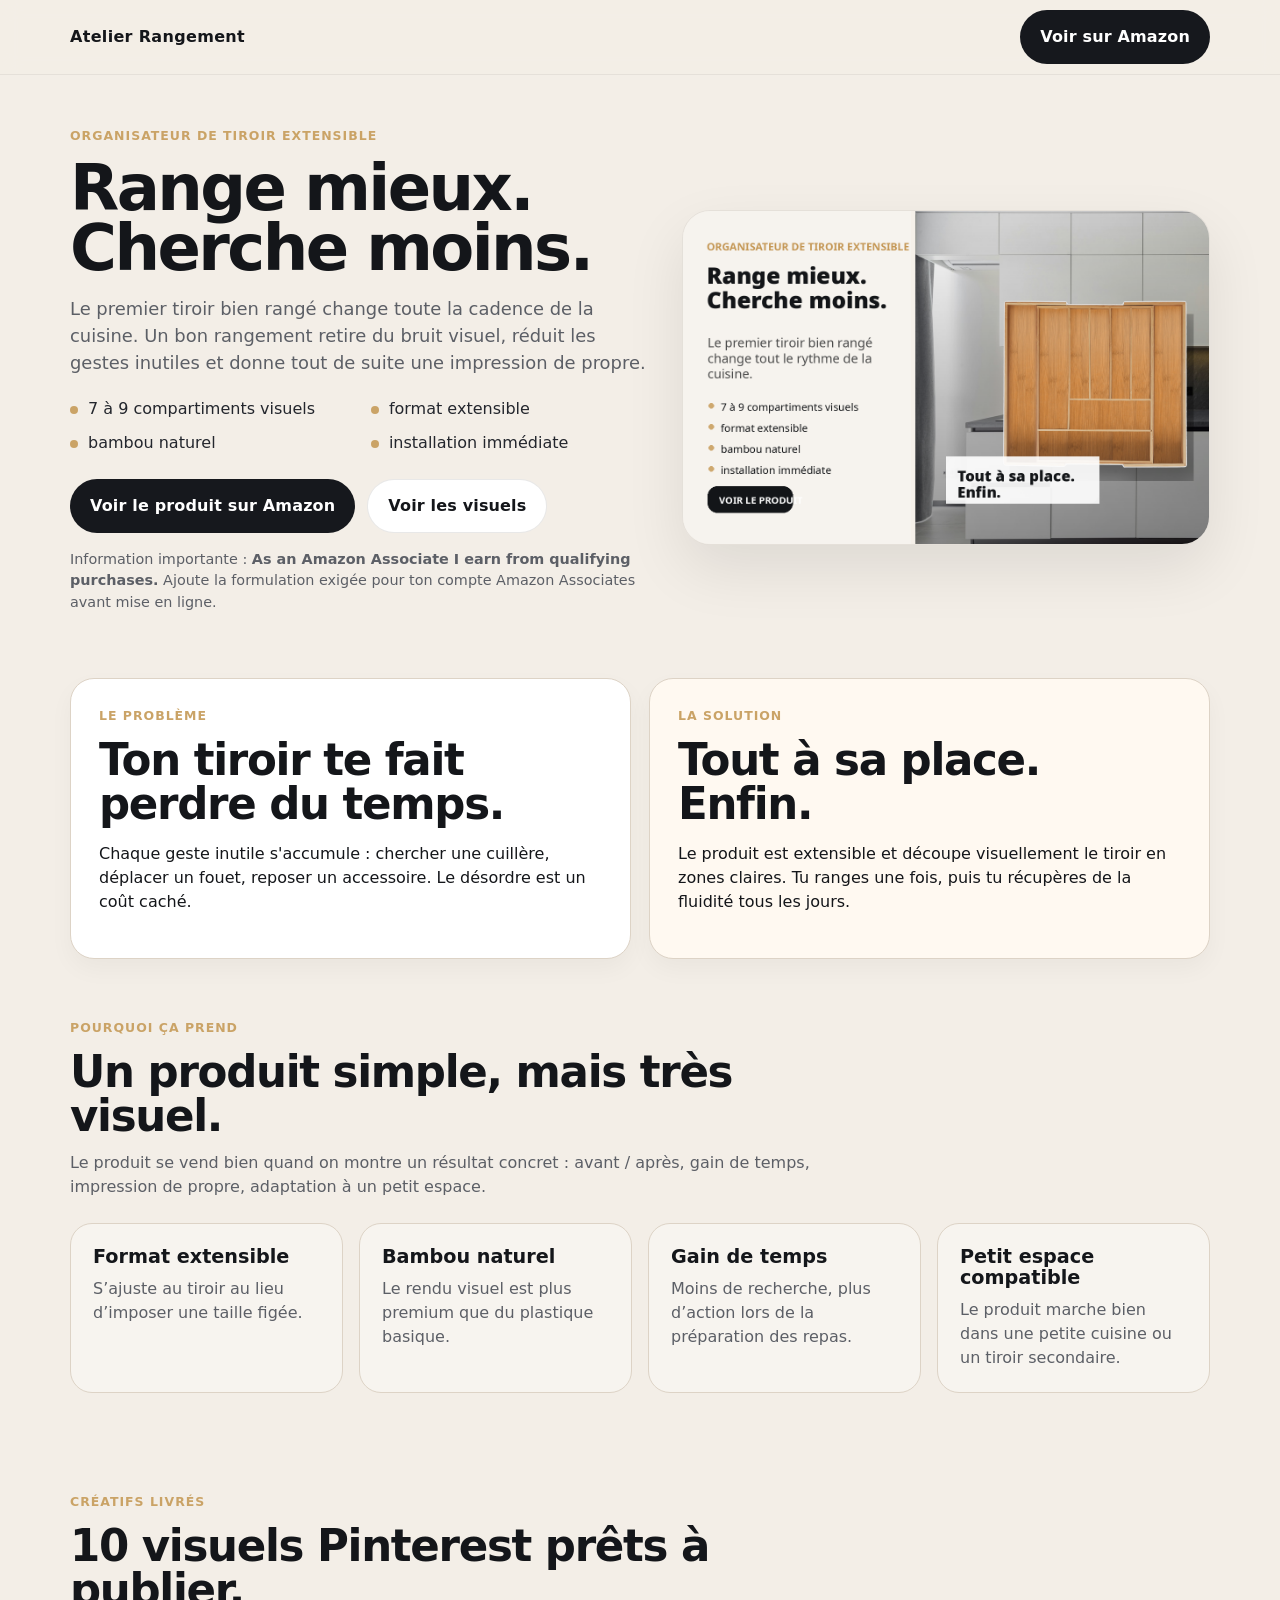
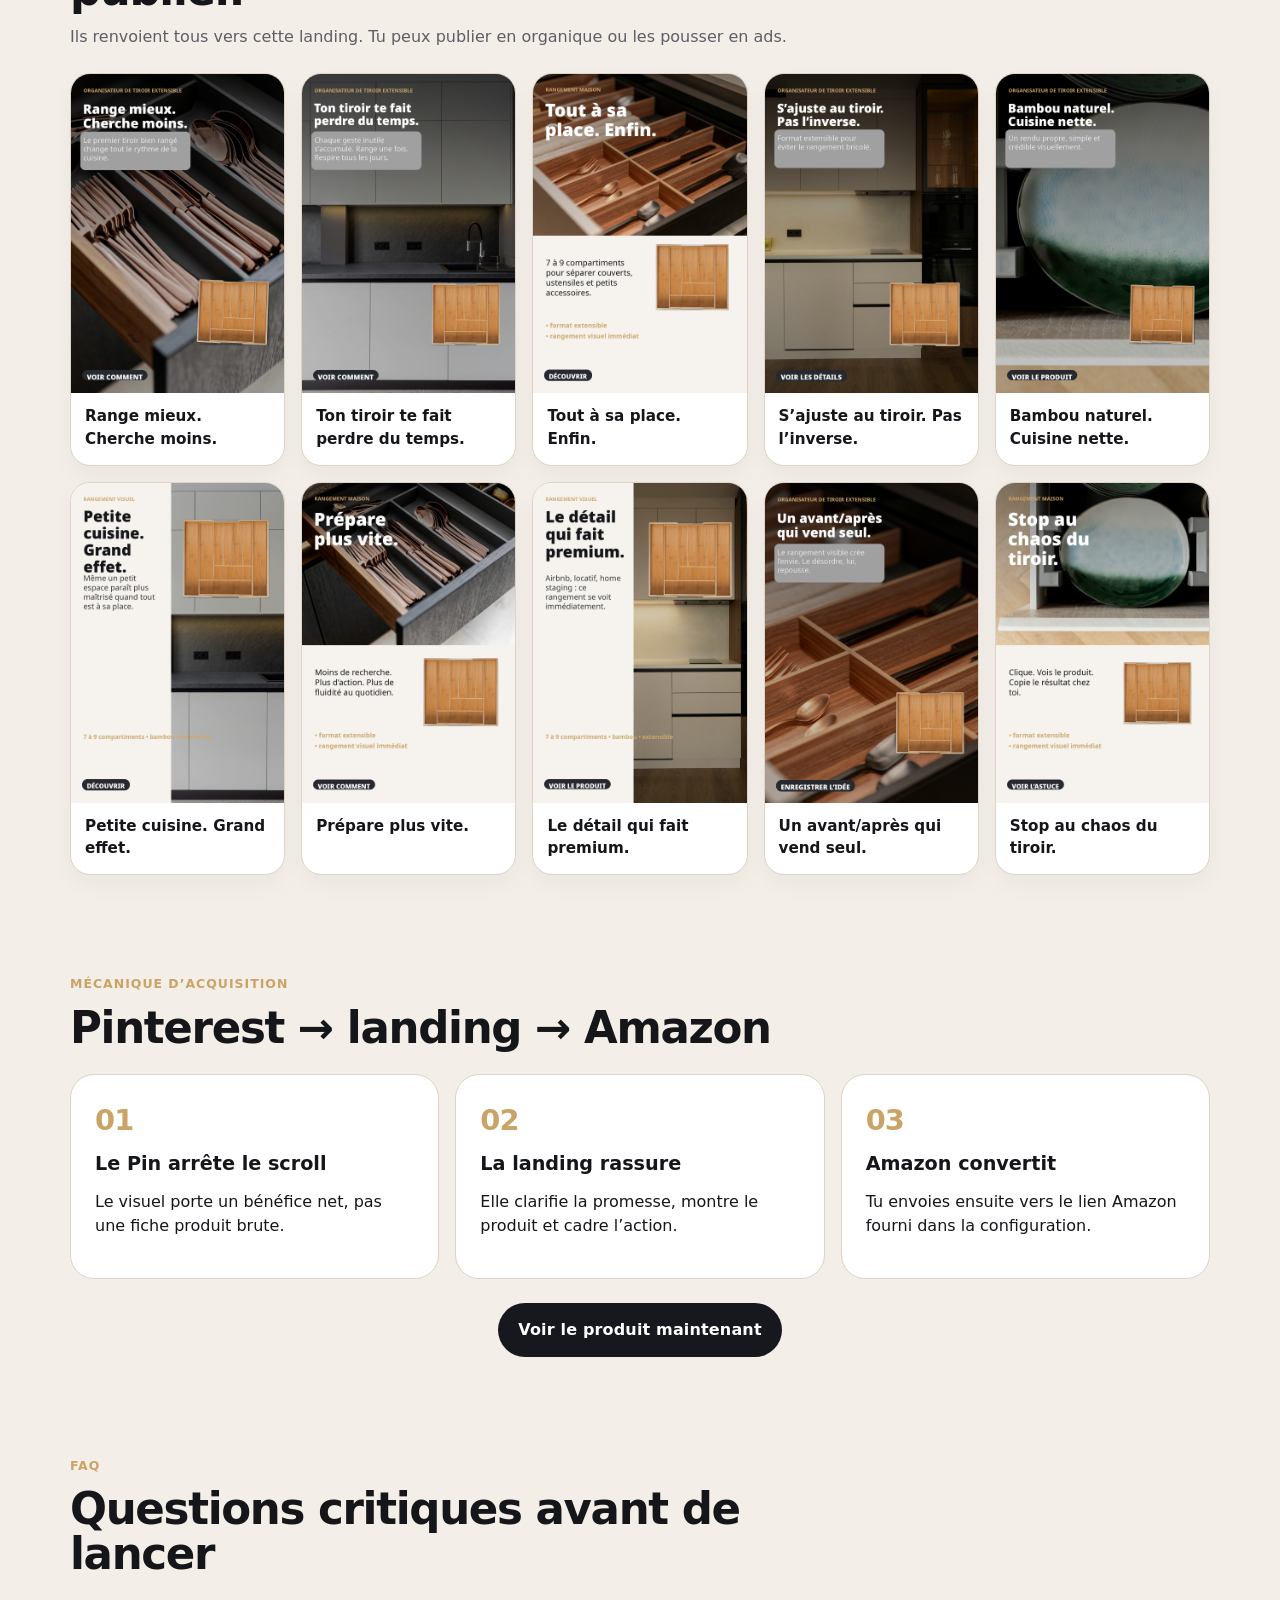
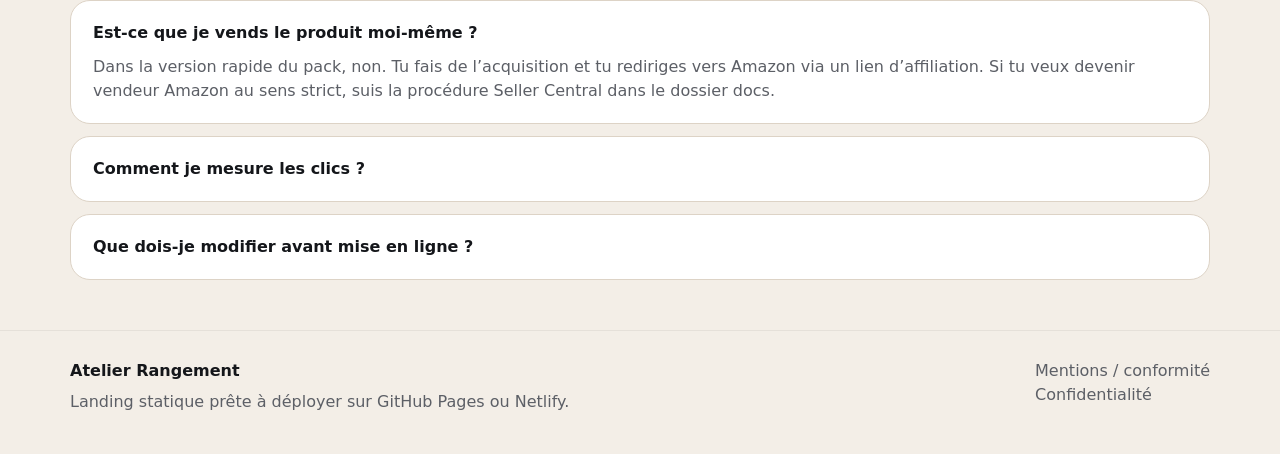
<file: index.html>
<!doctype html>
<html lang="fr">
<head>
  <meta charset="utf-8">
  <meta name="viewport" content="width=device-width, initial-scale=1">
  <title>Range mieux. Cherche moins.</title>
  <meta name="description" content="Organisateur de tiroir extensible : bambou naturel, format ajustable, rangement visuel immédiat.">
  <meta property="og:title" content="Range mieux. Cherche moins.">
  <meta property="og:description" content="Le premier tiroir bien rangé change toute la cadence de la cuisine.">
  <meta property="og:type" content="website">
  <meta property="og:image" content="./assets/hero_final.png">
  <meta name="twitter:card" content="summary_large_image">
  <meta name="p:domain_verify" content="eef885470770883b8df02de77ee708a0"/>
  <link rel="preload" href="./assets/hero_final.png" as="image">
  <link rel="stylesheet" href="./styles.css">
</head>
<body>
  <header class="site-header">
    <div class="wrap nav">
      <div class="brand" id="brandName">Atelier Rangement</div>
      <a class="nav-cta cta-dark js-amazon-link" href="#" data-cta="header">Voir sur Amazon</a>
    </div>
  </header>

  <main>
    <section class="hero">
      <div class="wrap hero-grid">
        <div class="hero-copy">
          <div class="eyebrow">ORGANISATEUR DE TIROIR EXTENSIBLE</div>
          <h1>Range mieux. <br>Cherche moins.</h1>
          <p class="lead">Le premier tiroir bien rangé change toute la cadence de la cuisine. Un bon rangement retire du bruit visuel, réduit les gestes inutiles et donne tout de suite une impression de propre.</p>
          <ul class="hero-points">
            <li>7 à 9 compartiments visuels</li>
            <li>format extensible</li>
            <li>bambou naturel</li>
            <li>installation immédiate</li>
          </ul>
          <div class="cta-row">
            <a class="cta-dark js-amazon-link" href="#" data-cta="hero-primary">Voir le produit sur Amazon</a>
            <a class="cta-light" href="#gallery">Voir les visuels</a>
          </div>
          <p class="disclosure">Information importante : <strong>As an Amazon Associate I earn from qualifying purchases.</strong> Ajoute la formulation exigée pour ton compte Amazon Associates avant mise en ligne.</p>
        </div>
        <div class="hero-media">
          <img src="./assets/hero_final.png" alt="Organisateur de tiroir extensible en bambou dans une mise en situation cuisine">
        </div>
      </div>
    </section>

    <section class="problem-solution">
      <div class="wrap split-2">
        <div class="card">
          <div class="eyebrow">LE PROBLÈME</div>
          <h2>Ton tiroir te fait perdre du temps.</h2>
          <p>Chaque geste inutile s'accumule : chercher une cuillère, déplacer un fouet, reposer un accessoire. Le désordre est un coût caché.</p>
        </div>
        <div class="card accent">
          <div class="eyebrow">LA SOLUTION</div>
          <h2>Tout à sa place. Enfin.</h2>
          <p>Le produit est extensible et découpe visuellement le tiroir en zones claires. Tu ranges une fois, puis tu récupères de la fluidité tous les jours.</p>
        </div>
      </div>
    </section>

    <section class="benefits">
      <div class="wrap">
        <div class="section-head">
          <div class="eyebrow">POURQUOI ÇA PREND</div>
          <h2>Un produit simple, mais très visuel.</h2>
          <p>Le produit se vend bien quand on montre un résultat concret : avant / après, gain de temps, impression de propre, adaptation à un petit espace.</p>
        </div>
        <div class="benefit-grid">
          <article class="benefit-card">
            <h3>Format extensible</h3>
            <p>S’ajuste au tiroir au lieu d’imposer une taille figée.</p>
          </article>
          <article class="benefit-card">
            <h3>Bambou naturel</h3>
            <p>Le rendu visuel est plus premium que du plastique basique.</p>
          </article>
          <article class="benefit-card">
            <h3>Gain de temps</h3>
            <p>Moins de recherche, plus d’action lors de la préparation des repas.</p>
          </article>
          <article class="benefit-card">
            <h3>Petit espace compatible</h3>
            <p>Le produit marche bien dans une petite cuisine ou un tiroir secondaire.</p>
          </article>
        </div>
      </div>
    </section>

    <section class="gallery" id="gallery">
      <div class="wrap">
        <div class="section-head">
          <div class="eyebrow">CRÉATIFS LIVRÉS</div>
          <h2>10 visuels Pinterest prêts à publier.</h2>
          <p>Ils renvoient tous vers cette landing. Tu peux publier en organique ou les pousser en ads.</p>
        </div>
        <div class="pin-grid">
          <figure class="pin-card"><img src="./pins/01_pin_01_range_mieux.png" alt="Pin Pinterest range mieux"><figcaption>Range mieux. Cherche moins.</figcaption></figure>
          <figure class="pin-card"><img src="./pins/02_pin_02_perd_temps.png" alt="Pin Pinterest perte de temps"><figcaption>Ton tiroir te fait perdre du temps.</figcaption></figure>
          <figure class="pin-card"><img src="./pins/03_pin_03_tout_a_sa_place.png" alt="Pin Pinterest tout à sa place"><figcaption>Tout à sa place. Enfin.</figcaption></figure>
          <figure class="pin-card"><img src="./pins/04_pin_04_extensible.png" alt="Pin Pinterest extensible"><figcaption>S’ajuste au tiroir. Pas l’inverse.</figcaption></figure>
          <figure class="pin-card"><img src="./pins/05_pin_05_bambou.png" alt="Pin Pinterest bambou"><figcaption>Bambou naturel. Cuisine nette.</figcaption></figure>
          <figure class="pin-card"><img src="./pins/06_pin_06_petite_cuisine.png" alt="Pin Pinterest petite cuisine"><figcaption>Petite cuisine. Grand effet.</figcaption></figure>
          <figure class="pin-card"><img src="./pins/07_pin_07_prepare_vite.png" alt="Pin Pinterest prépare vite"><figcaption>Prépare plus vite.</figcaption></figure>
          <figure class="pin-card"><img src="./pins/08_pin_08_premium.png" alt="Pin Pinterest premium"><figcaption>Le détail qui fait premium.</figcaption></figure>
          <figure class="pin-card"><img src="./pins/09_pin_09_avant_apres.png" alt="Pin Pinterest avant après"><figcaption>Un avant/après qui vend seul.</figcaption></figure>
          <figure class="pin-card"><img src="./pins/10_pin_10_stop_chaos.png" alt="Pin Pinterest stop au chaos"><figcaption>Stop au chaos du tiroir.</figcaption></figure>
        </div>
      </div>
    </section>

    <section class="how">
      <div class="wrap">
        <div class="section-head">
          <div class="eyebrow">MÉCANIQUE D’ACQUISITION</div>
          <h2>Pinterest → landing → Amazon</h2>
        </div>
        <div class="steps">
          <article class="step">
            <span class="step-n">01</span>
            <h3>Le Pin arrête le scroll</h3>
            <p>Le visuel porte un bénéfice net, pas une fiche produit brute.</p>
          </article>
          <article class="step">
            <span class="step-n">02</span>
            <h3>La landing rassure</h3>
            <p>Elle clarifie la promesse, montre le produit et cadre l’action.</p>
          </article>
          <article class="step">
            <span class="step-n">03</span>
            <h3>Amazon convertit</h3>
            <p>Tu envoies ensuite vers le lien Amazon fourni dans la configuration.</p>
          </article>
        </div>
        <div class="center">
          <a class="cta-dark js-amazon-link" href="#" data-cta="mid-primary">Voir le produit maintenant</a>
        </div>
      </div>
    </section>

    <section class="faq">
      <div class="wrap">
        <div class="section-head">
          <div class="eyebrow">FAQ</div>
          <h2>Questions critiques avant de lancer</h2>
        </div>
        <div class="faq-list">
          <details open>
            <summary>Est-ce que je vends le produit moi-même ?</summary>
            <p>Dans la version rapide du pack, non. Tu fais de l’acquisition et tu rediriges vers Amazon via un lien d’affiliation. Si tu veux devenir vendeur Amazon au sens strict, suis la procédure Seller Central dans le dossier docs.</p>
          </details>
          <details>
            <summary>Comment je mesure les clics ?</summary>
            <p>La landing capture la source du pin dans l’URL et peut envoyer un événement Pinterest Tag au clic. Les ventes exactes côté Amazon sont simples à lire en mode vendeur avec Amazon Attribution si tu es éligible ; en mode affiliation, la mesure est plus limitée.</p>
          </details>
          <details>
            <summary>Que dois-je modifier avant mise en ligne ?</summary>
            <p>Le nom de marque, l’URL Amazon finale, le code Pinterest Tag, le code de vérification de domaine Pinterest, et le texte de disclosure Amazon adapté à ton compte.</p>
          </details>
        </div>
      </div>
    </section>
  </main>

  <footer class="site-footer">
    <div class="wrap footer-grid">
      <div>
        <strong id="footerBrandName">Atelier Rangement</strong>
        <p>Landing statique prête à déployer sur GitHub Pages ou Netlify.</p>
      </div>
      <div>
        <a href="./legal.html">Mentions / conformité</a><br>
        <a href="./privacy.html">Confidentialité</a>
      </div>
    </div>
  </footer>

  <script src="./config.js"></script>
  <script src="./app.js"></script>
</body>
</html>
</file>
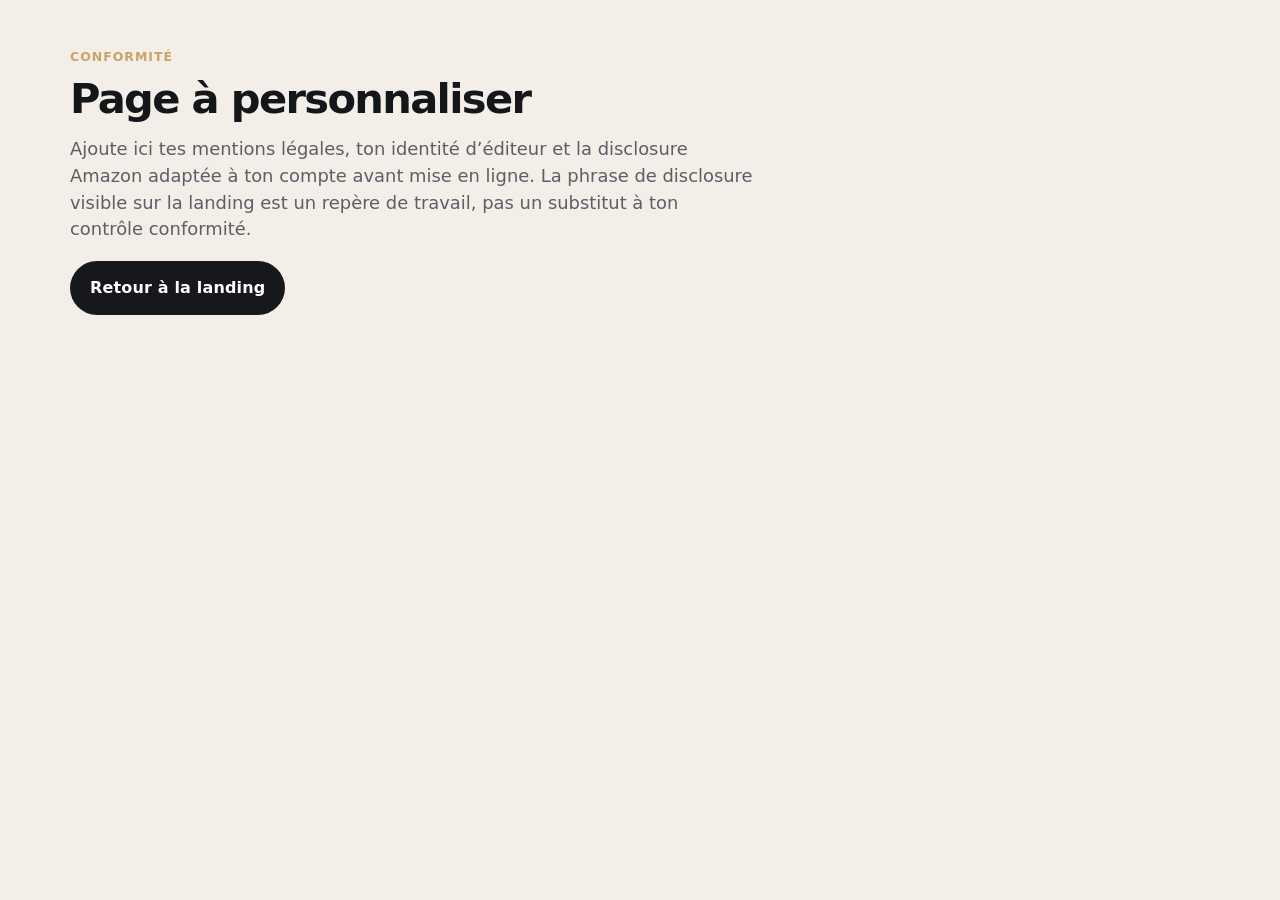
<file: legal.html>
<!doctype html>
<html lang="fr"><head>
<meta charset="utf-8"><meta name="viewport" content="width=device-width, initial-scale=1">
<title>Mentions / conformité</title><link rel="stylesheet" href="./styles.css"></head>
<body><main class="wrap" style="padding:48px 0 70px;">
<div class="eyebrow">CONFORMITÉ</div>
<h1 style="font-size:2.6rem">Page à personnaliser</h1>
<p class="lead">Ajoute ici tes mentions légales, ton identité d’éditeur et la disclosure Amazon adaptée à ton compte avant mise en ligne. La phrase de disclosure visible sur la landing est un repère de travail, pas un substitut à ton contrôle conformité.</p>
<p><a class="cta-dark" href="./index.html">Retour à la landing</a></p>
</main></body></html>
</file>
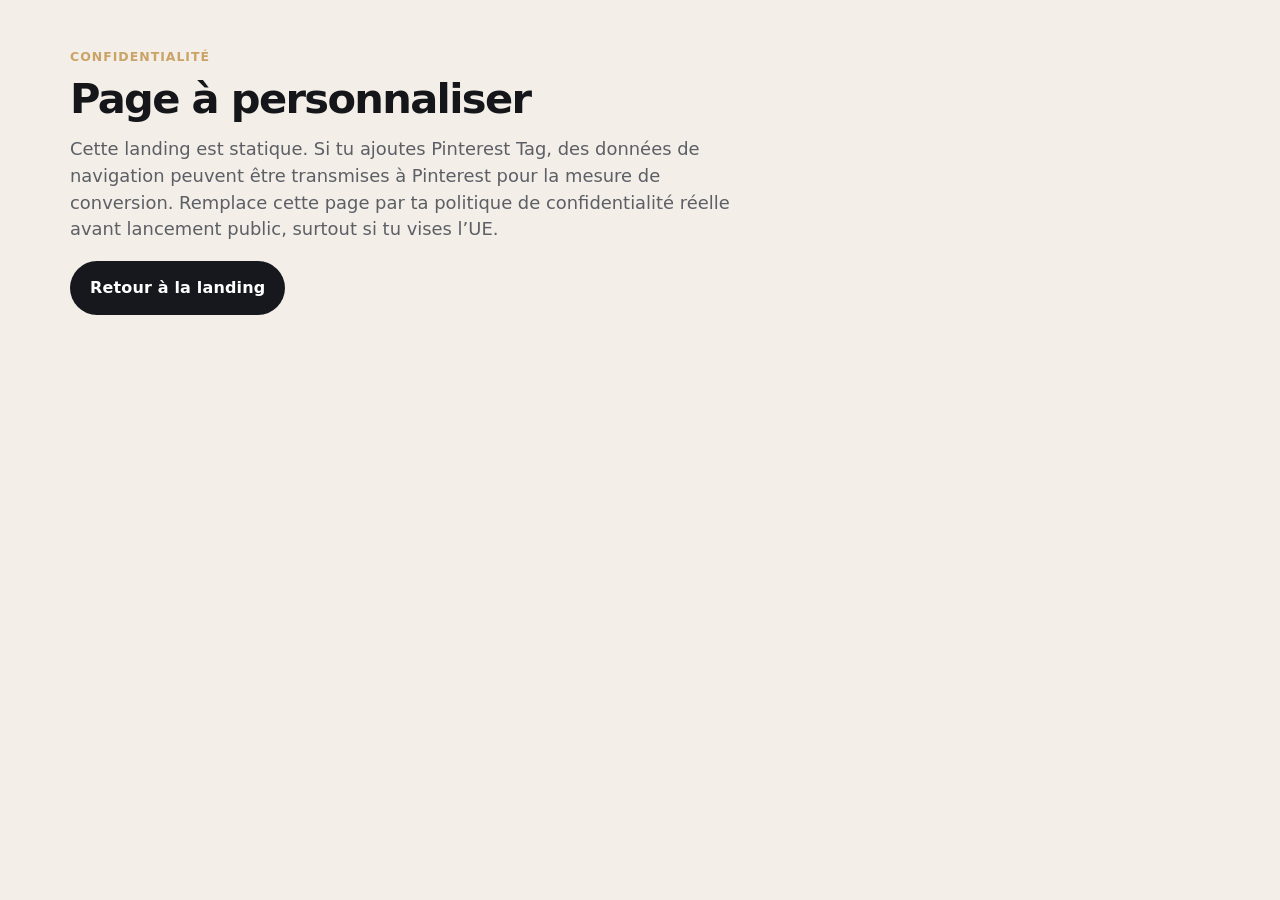
<file: privacy.html>
<!doctype html>
<html lang="fr"><head>
<meta charset="utf-8"><meta name="viewport" content="width=device-width, initial-scale=1">
<title>Confidentialité</title><link rel="stylesheet" href="./styles.css"></head>
<body><main class="wrap" style="padding:48px 0 70px;">
<div class="eyebrow">CONFIDENTIALITÉ</div>
<h1 style="font-size:2.6rem">Page à personnaliser</h1>
<p class="lead">Cette landing est statique. Si tu ajoutes Pinterest Tag, des données de navigation peuvent être transmises à Pinterest pour la mesure de conversion. Remplace cette page par ta politique de confidentialité réelle avant lancement public, surtout si tu vises l’UE.</p>
<p><a class="cta-dark" href="./index.html">Retour à la landing</a></p>
</main></body></html>
</file>
<file: styles.css>
:root{
  --bg:#f3eee7;
  --bg-soft:#f7f4ef;
  --ink:#14161a;
  --muted:#5c5f66;
  --accent:#caa366;
  --line:#ddd3c6;
  --white:#ffffff;
  --dark:#16181d;
  --radius:24px;
  --shadow:0 24px 60px rgba(0,0,0,.09);
}
*{box-sizing:border-box}
html{scroll-behavior:smooth}
body{
  margin:0;
  font-family: Inter, ui-sans-serif, system-ui, -apple-system, BlinkMacSystemFont, "Segoe UI", Arial, sans-serif;
  color:var(--ink);
  background:var(--bg);
  line-height:1.5;
}
img{max-width:100%;display:block}
a{text-decoration:none;color:inherit}
.wrap{width:min(1140px, calc(100% - 40px)); margin:0 auto}
.site-header{
  position:sticky; top:0; z-index:20;
  backdrop-filter: blur(10px);
  background:rgba(243,238,231,.8);
  border-bottom:1px solid rgba(0,0,0,.06);
}
.nav{display:flex; align-items:center; justify-content:space-between; min-height:74px}
.brand{font-weight:800; letter-spacing:.02em}
.nav-cta{padding:14px 18px}

.hero{padding:42px 0 24px}
.hero-grid{
  display:grid; grid-template-columns: 1.05fr .95fr; gap:28px; align-items:center;
}
.hero-copy{
  padding:10px 0;
}
.eyebrow{
  color:var(--accent);
  font-size:.78rem;
  font-weight:800;
  letter-spacing:.08em;
  text-transform:uppercase;
  margin-bottom:12px;
}
h1{
  font-size:clamp(2.5rem, 5vw, 4.6rem);
  line-height:.94;
  margin:0 0 18px 0;
  letter-spacing:-.04em;
}
h2{
  font-size:clamp(1.8rem, 3.4vw, 3rem);
  line-height:1.02;
  margin:0 0 12px 0;
  letter-spacing:-.03em;
}
h3{
  margin:0 0 10px 0;
  font-size:1.2rem;
  line-height:1.1;
}
.lead{
  font-size:1.12rem;
  color:var(--muted);
  max-width:60ch;
}
.hero-points{
  list-style:none;
  padding:0;
  margin:20px 0 0 0;
  display:grid;
  grid-template-columns:repeat(2,minmax(0,1fr));
  gap:10px 18px;
}
.hero-points li{
  position:relative;
  padding-left:18px;
  color:#23262d;
}
.hero-points li::before{
  content:"";
  position:absolute; left:0; top:.6em;
  width:8px; height:8px; border-radius:50%;
  background:var(--accent);
}
.cta-row{display:flex; flex-wrap:wrap; gap:12px; margin-top:24px}
.cta-dark,.cta-light{
  display:inline-flex; align-items:center; justify-content:center;
  min-height:54px; padding:0 20px; border-radius:999px;
  font-weight:800; letter-spacing:.01em;
}
.cta-dark{background:var(--dark); color:var(--white)}
.cta-light{background:var(--white); border:1px solid rgba(0,0,0,.09)}
.disclosure{
  font-size:.9rem; color:var(--muted);
  margin-top:16px; max-width:68ch;
}
.hero-media img{
  border-radius:28px;
  box-shadow: var(--shadow);
  border:1px solid rgba(0,0,0,.06);
}
.problem-solution{padding:16px 0 10px}
.split-2{
  display:grid; grid-template-columns:repeat(2,minmax(0,1fr)); gap:18px;
}
.card{
  background:var(--white); border:1px solid var(--line); border-radius:var(--radius);
  padding:28px; box-shadow:0 10px 24px rgba(0,0,0,.04);
}
.card.accent{background:#fff9f1}
.section-head{max-width:760px; margin-bottom:24px}
.section-head p{color:var(--muted); margin:0}
.benefits,.gallery,.how,.faq{padding:50px 0}
.benefit-grid{
  display:grid;
  grid-template-columns:repeat(4,minmax(0,1fr));
  gap:16px;
}
.benefit-card{
  background:var(--bg-soft); border:1px solid var(--line); border-radius:22px; padding:22px;
}
.benefit-card p{margin:0;color:var(--muted)}
.pin-grid{
  display:grid;
  grid-template-columns:repeat(5,minmax(0,1fr));
  gap:16px;
}
.pin-card{
  margin:0; background:var(--white); border:1px solid var(--line);
  border-radius:20px; overflow:hidden; box-shadow:0 10px 22px rgba(0,0,0,.04);
}
.pin-card figcaption{
  padding:12px 14px 14px;
  font-weight:700; font-size:.95rem;
}
.steps{
  display:grid; grid-template-columns:repeat(3,minmax(0,1fr)); gap:16px;
}
.step{
  background:var(--white); border:1px solid var(--line); border-radius:24px; padding:24px;
}
.step-n{
  display:inline-block; font-size:1.8rem; font-weight:900; letter-spacing:-.03em;
  color:var(--accent); margin-bottom:10px;
}
.center{text-align:center; margin-top:24px}
.faq-list{display:grid; gap:12px}
details{
  background:var(--white); border:1px solid var(--line); border-radius:20px; padding:20px 22px;
}
summary{
  cursor:pointer; font-weight:800; list-style:none;
}
summary::-webkit-details-marker{display:none}
details p{color:var(--muted); margin:10px 0 0 0}
.site-footer{
  padding:28px 0 40px; border-top:1px solid rgba(0,0,0,.06);
}
.footer-grid{
  display:flex; justify-content:space-between; gap:18px; align-items:flex-start;
}
.footer-grid p{color:var(--muted); margin:.4rem 0 0 0}
.footer-grid a{color:var(--muted)}
@media (max-width: 1040px){
  .hero-grid, .split-2, .benefit-grid, .steps{grid-template-columns:1fr 1fr}
  .pin-grid{grid-template-columns:repeat(3,minmax(0,1fr))}
}
@media (max-width: 760px){
  .wrap{width:min(100% - 28px, 1120px)}
  .hero-grid, .split-2, .benefit-grid, .steps{grid-template-columns:1fr}
  .pin-grid{grid-template-columns:repeat(2,minmax(0,1fr))}
  .hero-points{grid-template-columns:1fr}
  .nav{min-height:66px}
  .nav-cta{padding:12px 14px}
  h1{font-size:2.45rem}
  .footer-grid{flex-direction:column}
}
</file>
